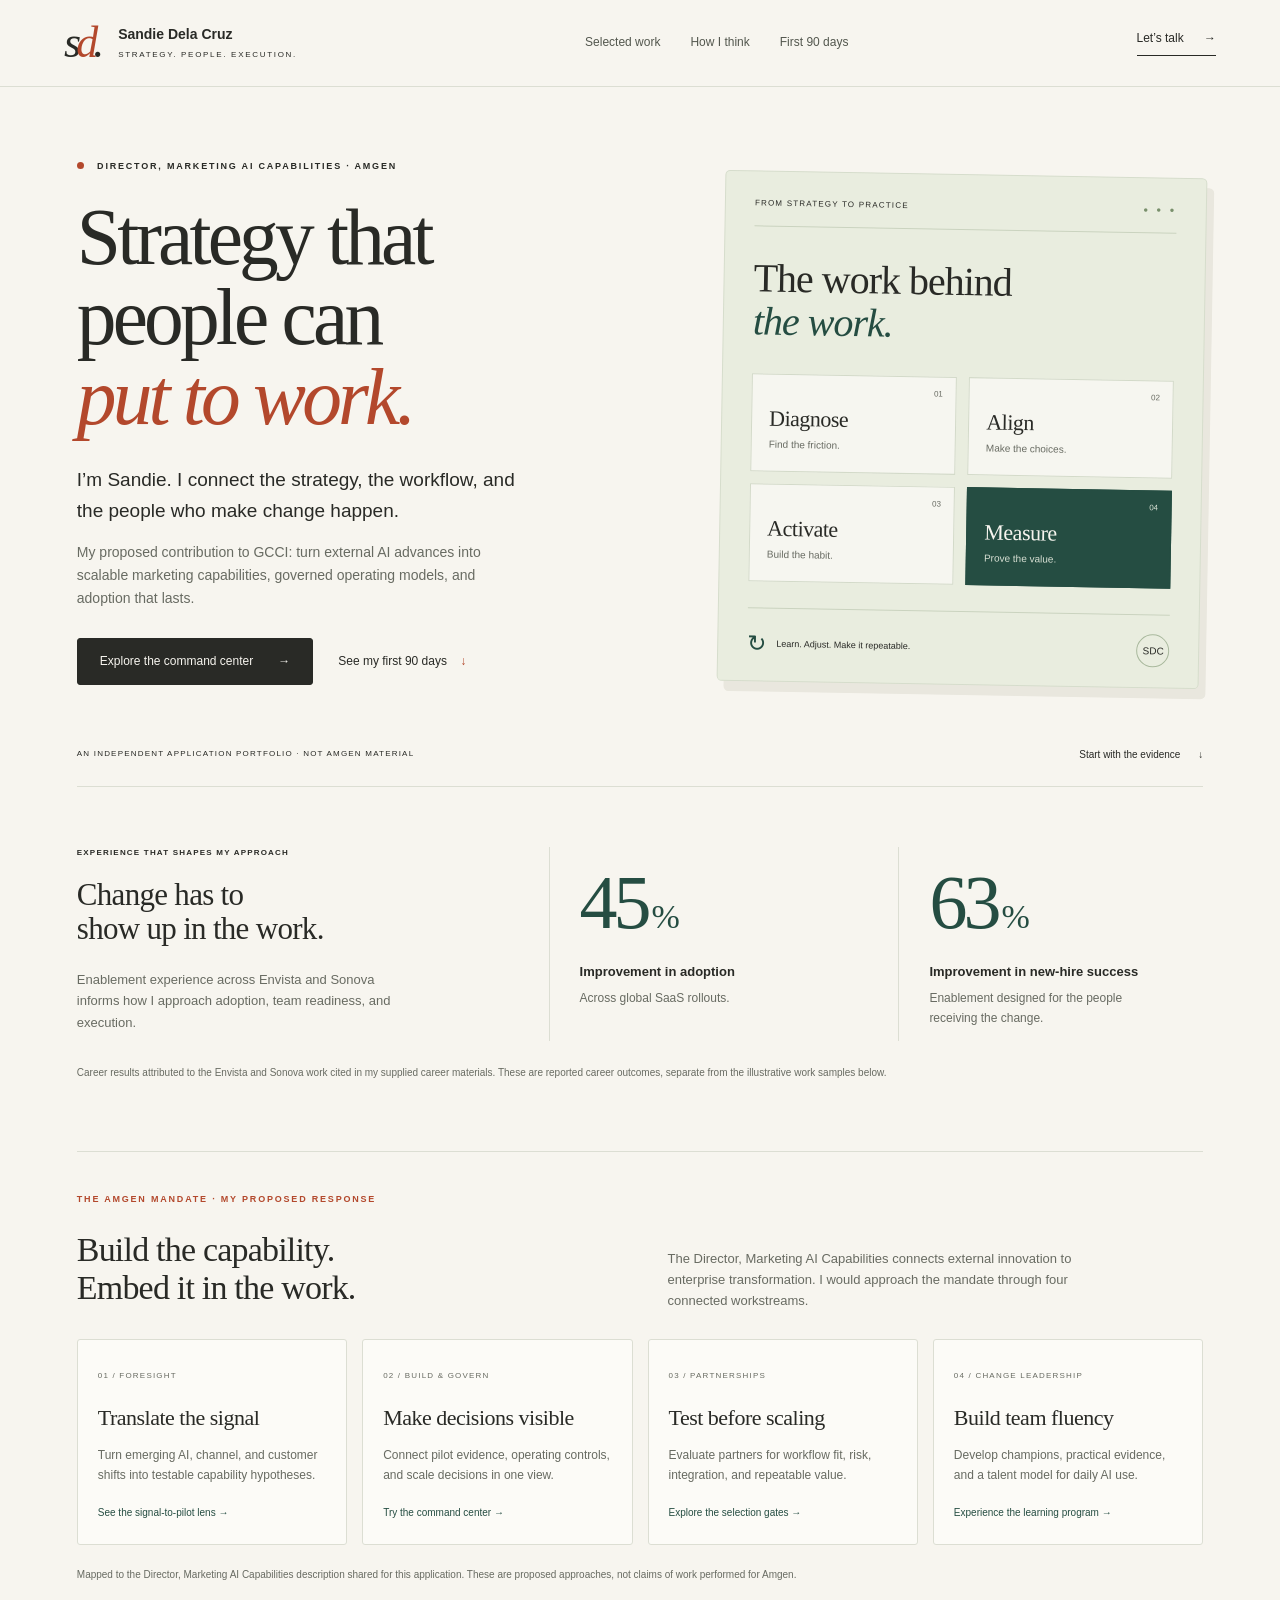
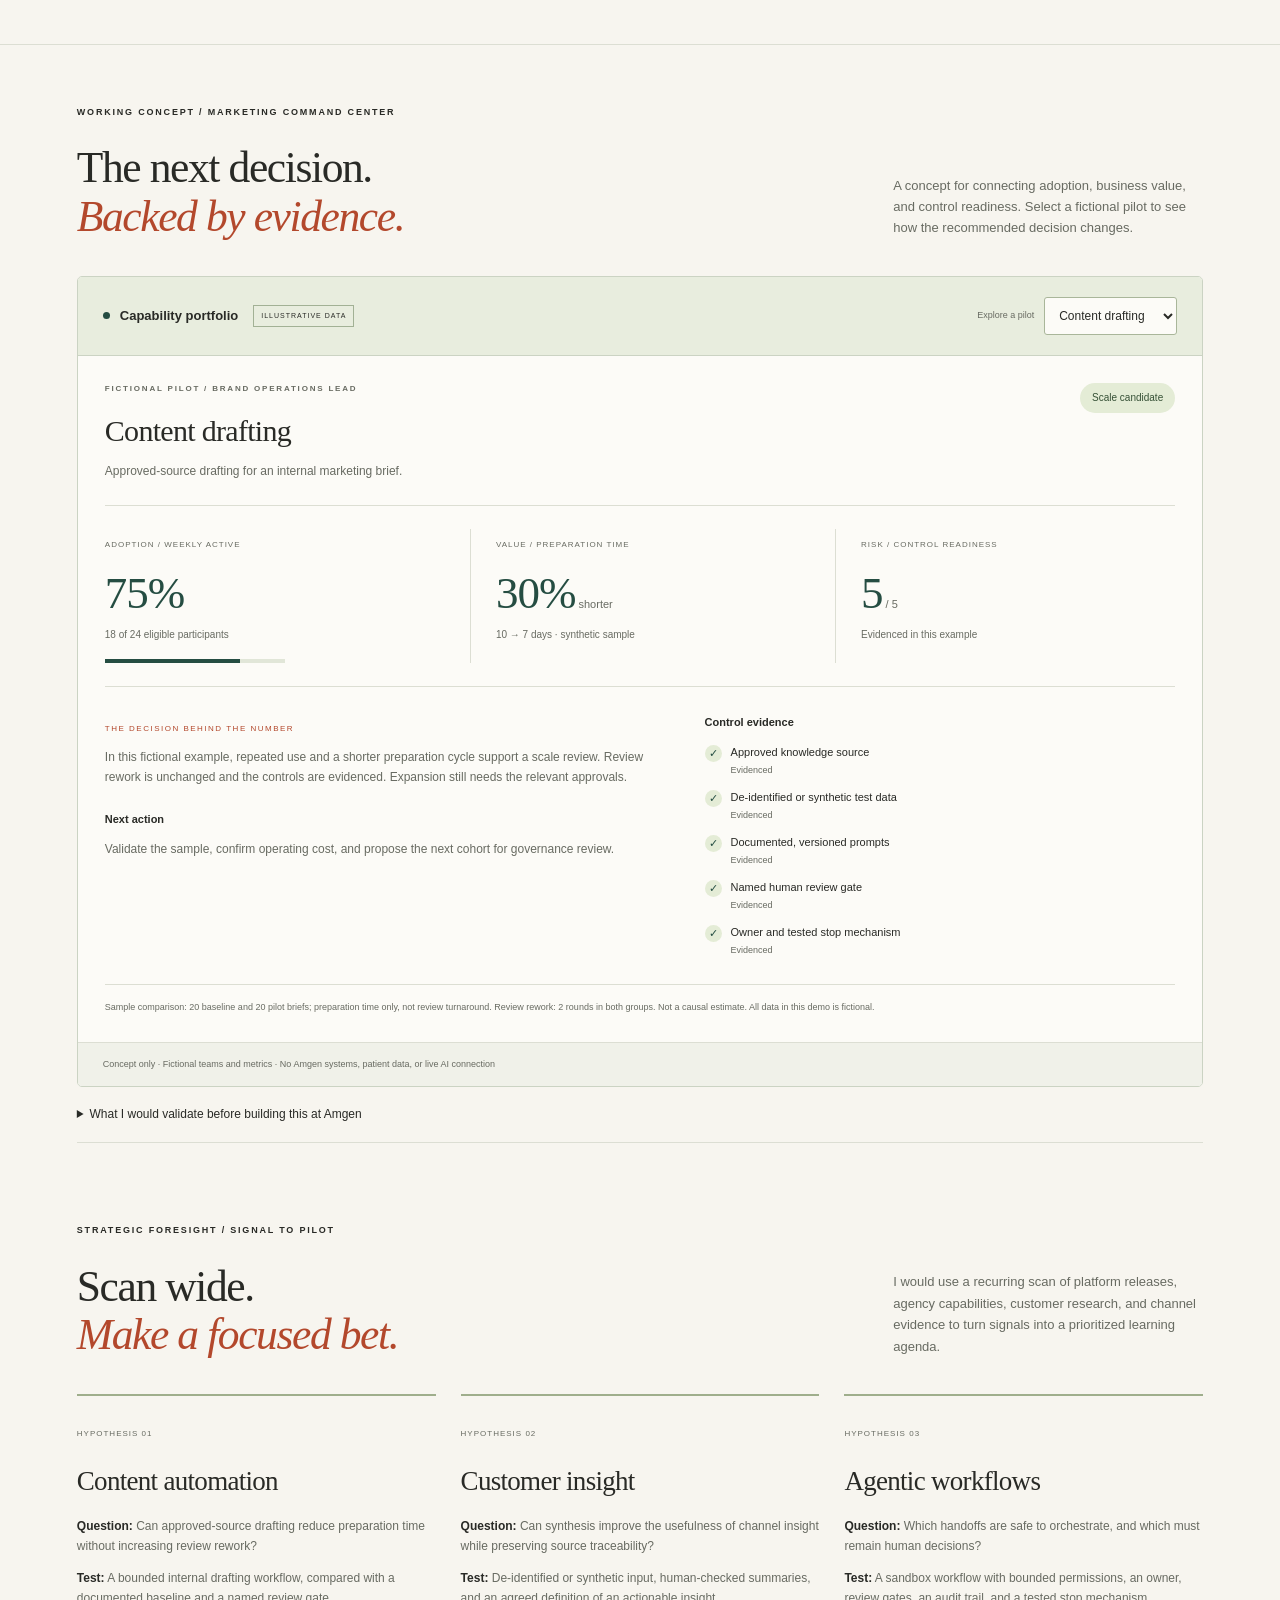
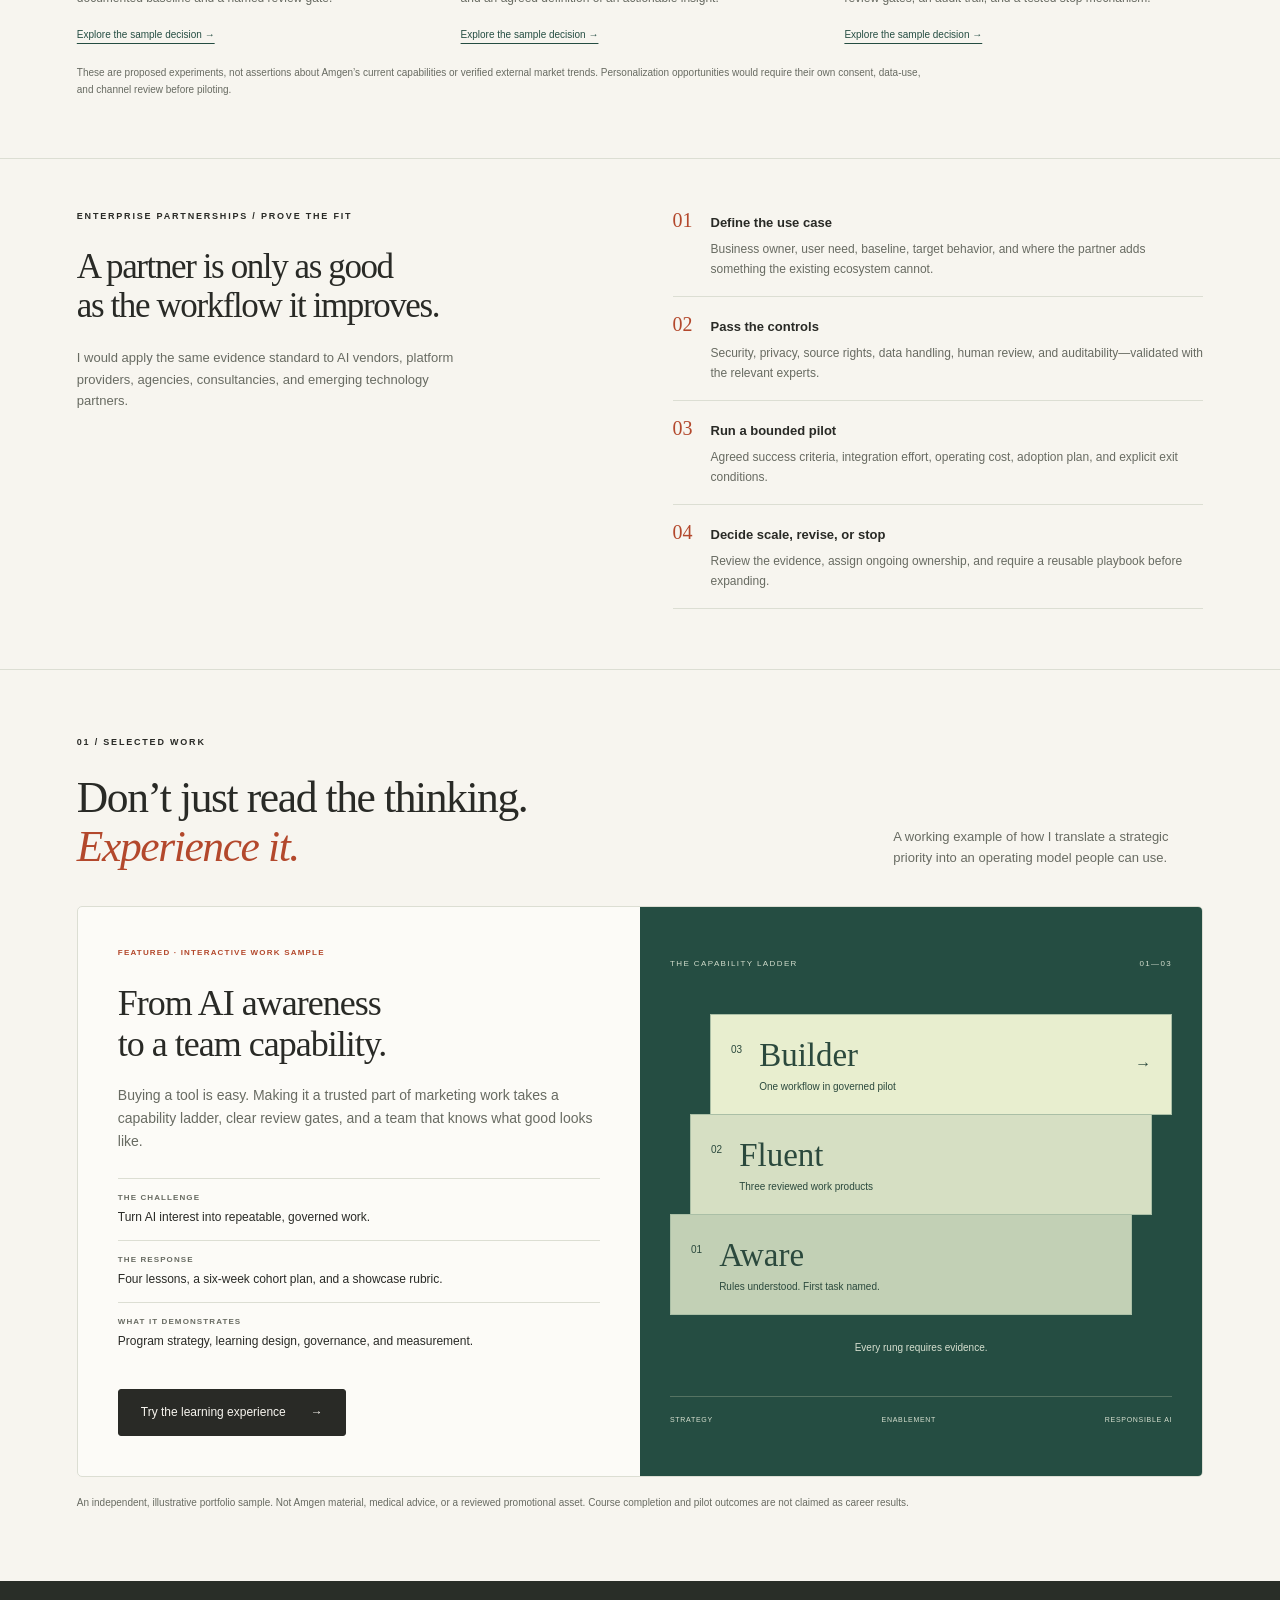
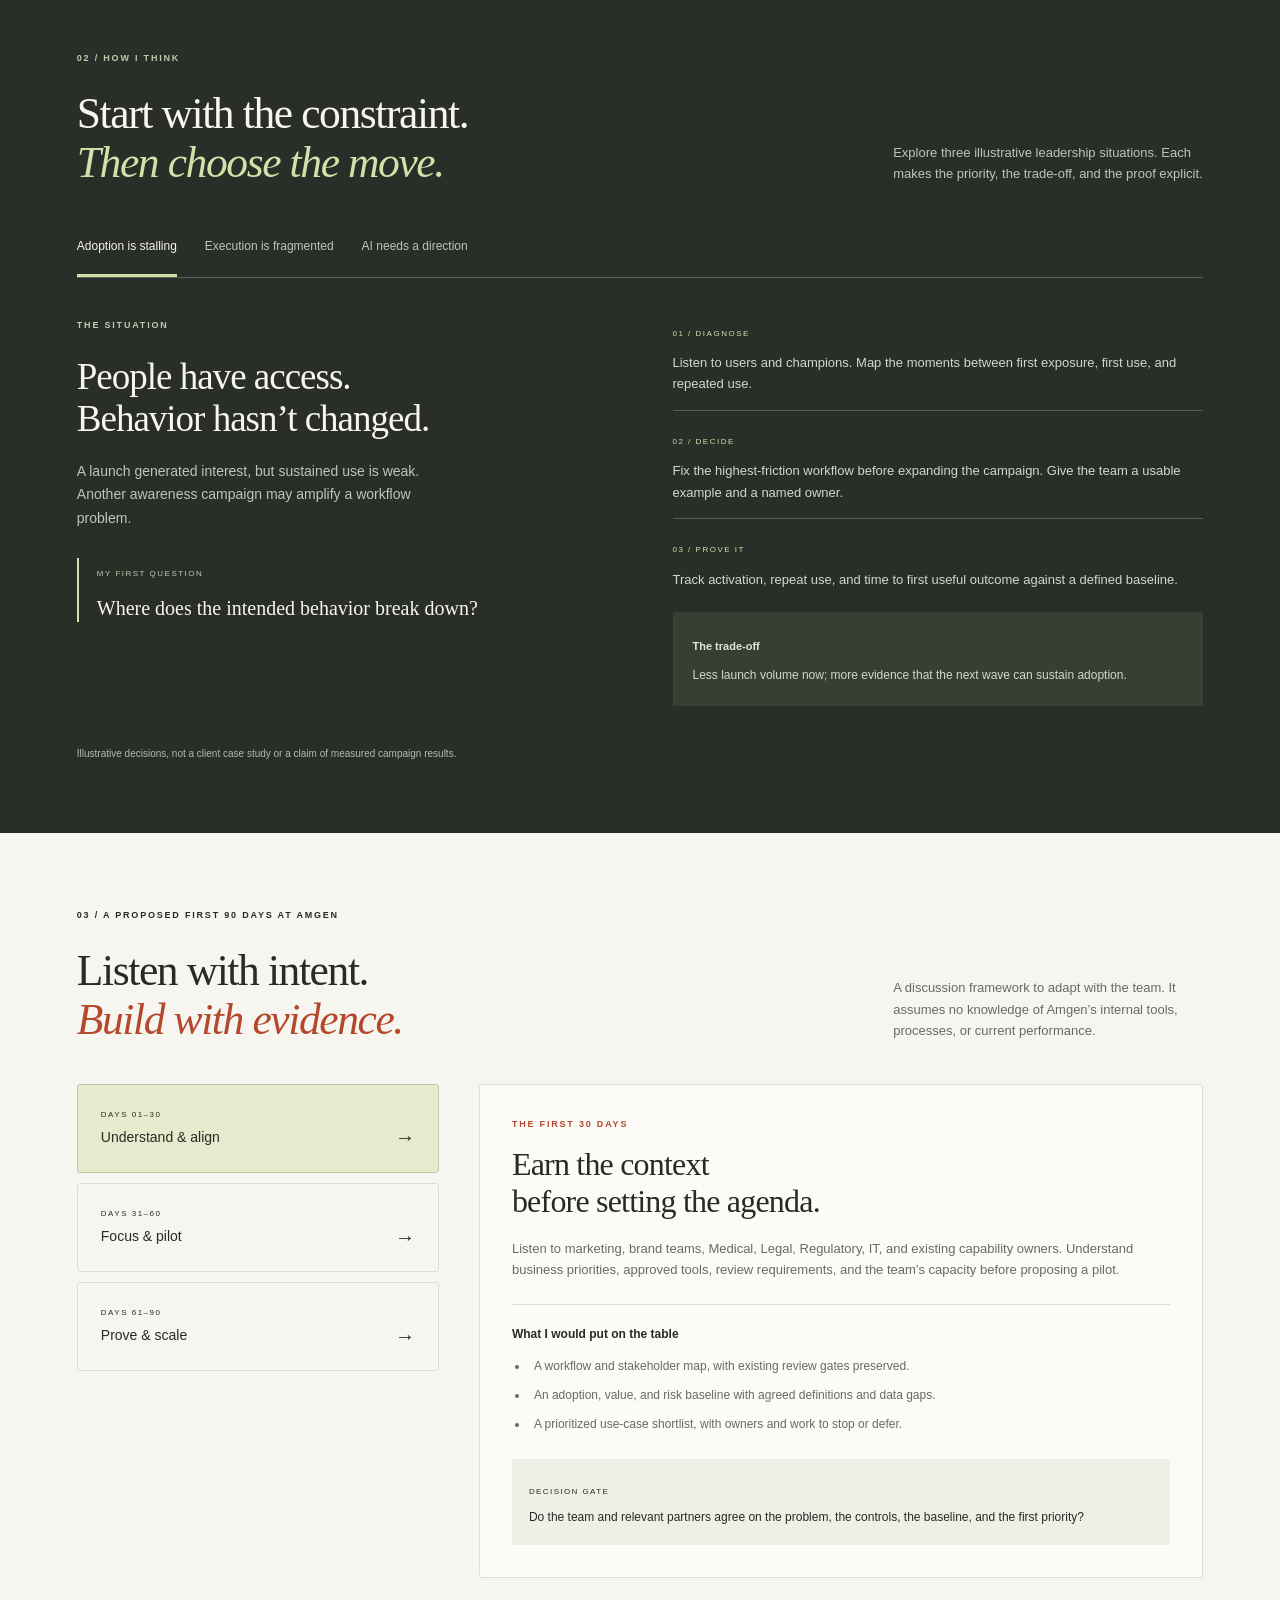
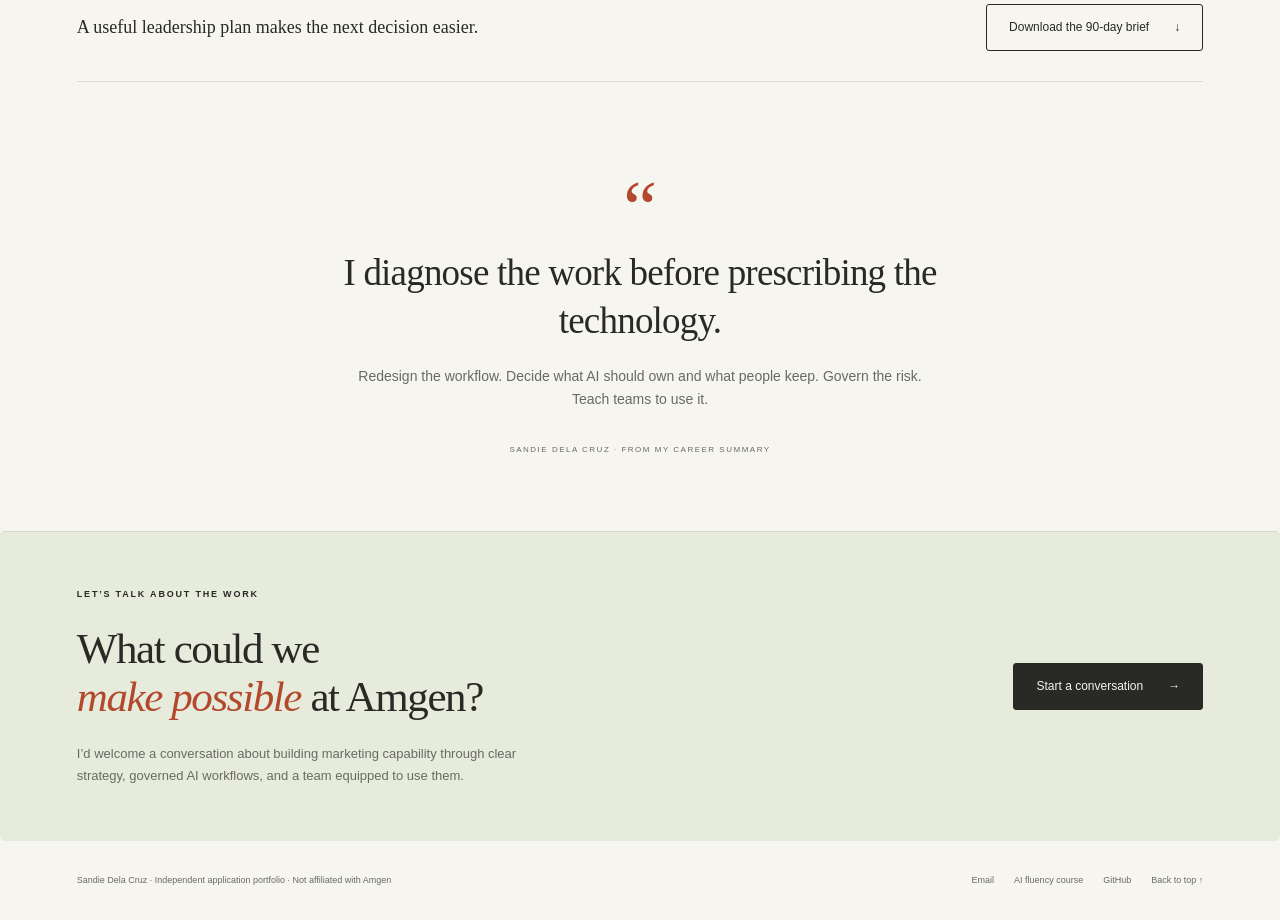
<file: index.html>
<!doctype html>
<html lang="en">
<head>
  <meta charset="utf-8">
  <meta name="viewport" content="width=device-width, initial-scale=1">
  <meta name="theme-color" content="#292a26">
  <meta name="description" content="Sandie Dela Cruz's independent marketing leadership portfolio for Amgen: AI fluency, governed execution, measurable adoption, and a proposed first-90-days plan.">
  <title>Sandie Dela Cruz | Director, Marketing AI Capabilities · Amgen Portfolio</title>
  <link rel="stylesheet" href="portfolio.css">
  <script src="portfolio.js" defer></script>
</head>
<body>
  <a class="skip" href="#main">Skip to content</a>
  <header class="header">
    <a href="#top" class="identity" aria-label="Sandie Dela Cruz, homepage"><span class="monogram" aria-hidden="true">s<span>d</span>.</span><span>Sandie Dela Cruz<small>STRATEGY. PEOPLE. EXECUTION.</small></span></a>
    <nav aria-label="Main navigation"><a href="#work">Selected work</a><a href="#approach">How I think</a><a href="#first-90">First 90 days</a></nav>
    <a class="contact-link" href="mailto:sandiejotrina@gmail.com">Let’s talk <span aria-hidden="true">→</span></a>
  </header>
  <main id="main">
    <section class="hero section-wrap" id="top">
      <div class="hero-copy"><p class="eyebrow"><span class="dot"></span> DIRECTOR, MARKETING AI CAPABILITIES · AMGEN</p><h1>Strategy that<br>people can<br><em>put to work.</em></h1><p class="hero-intro">I’m Sandie. I connect the strategy, the workflow, and the people who make change happen.</p><p class="hero-sub">My proposed contribution to GCCI: turn external AI advances into scalable marketing capabilities, governed operating models, and adoption that lasts.</p><div class="actions"><a class="button primary" href="#command-center">Explore the command center <span aria-hidden="true">→</span></a><a class="quiet-link" href="#first-90">See my first 90 days <span aria-hidden="true">↓</span></a></div></div>
      <div class="strategy-board" aria-label="My operating model: diagnose, align, activate, and measure">
        <div class="board-header"><span>FROM STRATEGY TO PRACTICE</span><span class="board-signal" aria-hidden="true">● ● ●</span></div>
        <div class="board-title">The work behind<br><em>the work.</em></div>
        <div class="board-flow"><div><span>01</span><h2>Diagnose</h2><p>Find the friction.</p></div><div><span>02</span><h2>Align</h2><p>Make the choices.</p></div><div><span>03</span><h2>Activate</h2><p>Build the habit.</p></div><div><span>04</span><h2>Measure</h2><p>Prove the value.</p></div></div>
        <div class="board-footer"><span class="loop-icon" aria-hidden="true">↻</span><p>Learn. Adjust. Make it repeatable.</p><span class="board-stamp">SDC</span></div>
      </div>
      <div class="hero-foot"><span>AN INDEPENDENT APPLICATION PORTFOLIO · NOT AMGEN MATERIAL</span><a href="#evidence">Start with the evidence <span aria-hidden="true">↓</span></a></div>
    </section>

    <section class="evidence section-wrap" id="evidence" aria-labelledby="evidence-title">
      <div class="evidence-intro"><p class="eyebrow">EXPERIENCE THAT SHAPES MY APPROACH</p><h2 id="evidence-title">Change has to<br>show up in the work.</h2><p>Enablement experience across Envista and Sonova informs how I approach adoption, team readiness, and execution.</p></div>
      <div class="result"><strong>45<span>%</span></strong><h3>Improvement in adoption</h3><p>Across global SaaS rollouts.</p></div>
      <div class="result"><strong>63<span>%</span></strong><h3>Improvement in new-hire success</h3><p>Enablement designed for the people receiving the change.</p></div>
      <p class="evidence-note">Career results attributed to the Envista and Sonova work cited in my supplied career materials. These are reported career outcomes, separate from the illustrative work samples below.</p>
    </section>

    <section class="role-fit section-wrap" aria-labelledby="role-fit-title"><div class="fit-heading"><p class="eyebrow">THE AMGEN MANDATE · MY PROPOSED RESPONSE</p><h2 id="role-fit-title">Build the capability.<br>Embed it in the work.</h2><p>The Director, Marketing AI Capabilities connects external innovation to enterprise transformation. I would approach the mandate through four connected workstreams.</p></div><div class="fit-cards"><a href="#foresight"><span>01 / FORESIGHT</span><h3>Translate the signal</h3><p>Turn emerging AI, channel, and customer shifts into testable capability hypotheses.</p><strong>See the signal-to-pilot lens →</strong></a><a href="#command-center"><span>02 / BUILD & GOVERN</span><h3>Make decisions visible</h3><p>Connect pilot evidence, operating controls, and scale decisions in one view.</p><strong>Try the command center →</strong></a><a href="#partners"><span>03 / PARTNERSHIPS</span><h3>Test before scaling</h3><p>Evaluate partners for workflow fit, risk, integration, and repeatable value.</p><strong>Explore the selection gates →</strong></a><a href="ai-fluency/"><span>04 / CHANGE LEADERSHIP</span><h3>Build team fluency</h3><p>Develop champions, practical evidence, and a talent model for daily AI use.</p><strong>Experience the learning program →</strong></a></div><p class="evidence-note">Mapped to the Director, Marketing AI Capabilities description shared for this application. These are proposed approaches, not claims of work performed for Amgen.</p></section>

    <section class="command-section section-wrap" id="command-center" aria-labelledby="command-title"><div class="section-heading"><div><p class="eyebrow">WORKING CONCEPT / MARKETING COMMAND CENTER</p><h2 id="command-title">The next decision.<br><em>Backed by evidence.</em></h2></div><p>A concept for connecting adoption, business value, and control readiness. Select a fictional pilot to see how the recommended decision changes.</p></div>
      <div class="command-demo"><div class="command-top"><div><span class="live-dot" aria-hidden="true"></span><strong>Capability portfolio</strong><span class="demo-badge">ILLUSTRATIVE DATA</span></div><label for="pilot-select">Explore a pilot <select id="pilot-select"><option value="content">Content drafting</option><option value="insight">Insight synthesis</option><option value="agent">Agentic workflow</option></select></label></div>
      <div class="command-body" id="pilot-results" aria-live="polite"><p class="no-js-message">Enable JavaScript to explore the fictional pilot data and decision recommendations.</p></div>
      <div class="command-bottom">Concept only · Fictional teams and metrics · No Amgen systems, patient data, or live AI connection</div></div>
      <details class="concept-details"><summary>What I would validate before building this at Amgen</summary><p>Start with decision owners, existing architecture, data permissions, metric definitions, and integration requirements. Partner with commercial, digital, Medical, technology, and operations teams before defining scope. For Neural Nexis, I would clarify the initiative’s mandate and dependencies, then advise on marketing use cases, review gates, and adoption—not assume its architecture or ownership.</p></details>
    </section>

    <section class="foresight section-wrap" id="foresight" aria-labelledby="foresight-title"><div class="section-heading"><div><p class="eyebrow">STRATEGIC FORESIGHT / SIGNAL TO PILOT</p><h2 id="foresight-title">Scan wide.<br><em>Make a focused bet.</em></h2></div><p>I would use a recurring scan of platform releases, agency capabilities, customer research, and channel evidence to turn signals into a prioritized learning agenda.</p></div><div class="signal-grid"><article><span>HYPOTHESIS 01</span><h3>Content automation</h3><p><strong>Question:</strong> Can approved-source drafting reduce preparation time without increasing review rework?</p><p><strong>Test:</strong> A bounded internal drafting workflow, compared with a documented baseline and a named review gate.</p><a href="#command-center" data-open-pilot="content">Explore the sample decision →</a></article><article><span>HYPOTHESIS 02</span><h3>Customer insight</h3><p><strong>Question:</strong> Can synthesis improve the usefulness of channel insight while preserving source traceability?</p><p><strong>Test:</strong> De-identified or synthetic input, human-checked summaries, and an agreed definition of an actionable insight.</p><a href="#command-center" data-open-pilot="insight">Explore the sample decision →</a></article><article><span>HYPOTHESIS 03</span><h3>Agentic workflows</h3><p><strong>Question:</strong> Which handoffs are safe to orchestrate, and which must remain human decisions?</p><p><strong>Test:</strong> A sandbox workflow with bounded permissions, an owner, review gates, an audit trail, and a tested stop mechanism.</p><a href="#command-center" data-open-pilot="agent">Explore the sample decision →</a></article></div><p class="sample-note">These are proposed experiments, not assertions about Amgen’s current capabilities or verified external market trends. Personalization opportunities would require their own consent, data-use, and channel review before piloting.</p></section>

    <section class="partner-section section-wrap" id="partners" aria-labelledby="partner-title"><div class="partner-intro"><p class="eyebrow">ENTERPRISE PARTNERSHIPS / PROVE THE FIT</p><h2 id="partner-title">A partner is only as good<br>as the workflow it improves.</h2><p>I would apply the same evidence standard to AI vendors, platform providers, agencies, consultancies, and emerging technology partners.</p></div><ol class="partner-gates"><li><strong>Define the use case</strong><p>Business owner, user need, baseline, target behavior, and where the partner adds something the existing ecosystem cannot.</p></li><li><strong>Pass the controls</strong><p>Security, privacy, source rights, data handling, human review, and auditability—validated with the relevant experts.</p></li><li><strong>Run a bounded pilot</strong><p>Agreed success criteria, integration effort, operating cost, adoption plan, and explicit exit conditions.</p></li><li><strong>Decide scale, revise, or stop</strong><p>Review the evidence, assign ongoing ownership, and require a reusable playbook before expanding.</p></li></ol></section>

    <section class="work section-wrap" id="work" aria-labelledby="work-title">
      <div class="section-heading"><div><p class="eyebrow">01 / SELECTED WORK</p><h2 id="work-title">Don’t just read the thinking.<br><em>Experience it.</em></h2></div><p>A working example of how I translate a strategic priority into an operating model people can use.</p></div>
      <article class="featured-work"><div class="work-copy"><p class="eyebrow">FEATURED · INTERACTIVE WORK SAMPLE</p><h3>From AI awareness<br>to a team capability.</h3><p>Buying a tool is easy. Making it a trusted part of marketing work takes a capability ladder, clear review gates, and a team that knows what good looks like.</p><dl class="work-details"><div><dt>THE CHALLENGE</dt><dd>Turn AI interest into repeatable, governed work.</dd></div><div><dt>THE RESPONSE</dt><dd>Four lessons, a six-week cohort plan, and a showcase rubric.</dd></div><div><dt>WHAT IT DEMONSTRATES</dt><dd>Program strategy, learning design, governance, and measurement.</dd></div></dl><a class="button primary" href="ai-fluency/">Try the learning experience <span aria-hidden="true">→</span></a></div><div class="work-visual"><div class="visual-label"><span>THE CAPABILITY LADDER</span><span>01—03</span></div><div class="capability-rung builder"><span>03</span><div>Builder<small>One workflow in governed pilot</small></div><span aria-hidden="true">→</span></div><div class="capability-rung fluent"><span>02</span><div>Fluent<small>Three reviewed work products</small></div></div><div class="capability-rung aware"><span>01</span><div>Aware<small>Rules understood. First task named.</small></div></div><p>Every rung requires evidence.</p><div class="visual-tags"><span>STRATEGY</span><span>ENABLEMENT</span><span>RESPONSIBLE AI</span></div></div></article>
      <p class="sample-note">An independent, illustrative portfolio sample. Not Amgen material, medical advice, or a reviewed promotional asset. Course completion and pilot outcomes are not claimed as career results.</p>
    </section>

    <section class="approach-band" id="approach"><div class="section-wrap"><div class="section-heading"><div><p class="eyebrow">02 / HOW I THINK</p><h2>Start with the constraint.<br><em>Then choose the move.</em></h2></div><p>Explore three illustrative leadership situations. Each makes the priority, the trade-off, and the proof explicit.</p></div>
      <div class="scenario-tabs" role="tablist" aria-label="Marketing leadership situations"><button id="scenario-tab-adoption" role="tab" aria-selected="true" aria-controls="scenario-panel" data-scenario="adoption">Adoption is stalling</button><button id="scenario-tab-alignment" role="tab" aria-selected="false" aria-controls="scenario-panel" tabindex="-1" data-scenario="alignment">Execution is fragmented</button><button id="scenario-tab-ai" role="tab" aria-selected="false" aria-controls="scenario-panel" tabindex="-1" data-scenario="ai">AI needs a direction</button></div>
      <div class="scenario-panel" id="scenario-panel" role="tabpanel" aria-labelledby="scenario-tab-adoption" tabindex="0">
        <div class="scenario-question"><p class="eyebrow">THE SITUATION</p><h3>People have access.<br>Behavior hasn’t changed.</h3><p>A launch generated interest, but sustained use is weak. Another awareness campaign may amplify a workflow problem.</p><div class="decision"><span>MY FIRST QUESTION</span><p>Where does the intended behavior break down?</p></div></div>
        <div class="scenario-response"><div><span class="step-label">01 / DIAGNOSE</span><p>Listen to users and champions. Map the moments between first exposure, first use, and repeated use.</p></div><div><span class="step-label">02 / DECIDE</span><p>Fix the highest-friction workflow before expanding the campaign. Give the team a usable example and a named owner.</p></div><div><span class="step-label">03 / PROVE IT</span><p>Track activation, repeat use, and time to first useful outcome against a defined baseline.</p></div><div class="tradeoff"><strong>The trade-off</strong><p>Less launch volume now; more evidence that the next wave can sustain adoption.</p></div></div>
      </div>
      <p class="demo-note">Illustrative decisions, not a client case study or a claim of measured campaign results.</p>
    </div></section>

    <section class="first-90 section-wrap" id="first-90" aria-labelledby="plan-title"><div class="section-heading"><div><p class="eyebrow">03 / A PROPOSED FIRST 90 DAYS AT AMGEN</p><h2 id="plan-title">Listen with intent.<br><em>Build with evidence.</em></h2></div><p>A discussion framework to adapt with the team. It assumes no knowledge of Amgen’s internal tools, processes, or current performance.</p></div>
      <div class="plan-layout"><div class="phase-tabs" role="tablist" aria-label="First ninety days"><button role="tab" id="phase-tab-0" aria-selected="true" aria-controls="phase-panel" data-phase="0"><span>DAYS 01–30</span><strong>Understand & align</strong><span aria-hidden="true">→</span></button><button role="tab" id="phase-tab-1" aria-selected="false" aria-controls="phase-panel" tabindex="-1" data-phase="1"><span>DAYS 31–60</span><strong>Focus & pilot</strong><span aria-hidden="true">→</span></button><button role="tab" id="phase-tab-2" aria-selected="false" aria-controls="phase-panel" tabindex="-1" data-phase="2"><span>DAYS 61–90</span><strong>Prove & scale</strong><span aria-hidden="true">→</span></button></div>
      <div class="phase-panel" id="phase-panel" role="tabpanel" aria-labelledby="phase-tab-0" tabindex="0"><p class="eyebrow">THE FIRST 30 DAYS</p><h3>Earn the context<br>before setting the agenda.</h3><p>Listen to marketing, brand teams, Medical, Legal, Regulatory, IT, and existing capability owners. Understand business priorities, approved tools, review requirements, and the team’s capacity before proposing a pilot.</p><div class="phase-output"><h4>What I would put on the table</h4><ul><li>A workflow and stakeholder map, with existing review gates preserved.</li><li>An adoption, value, and risk baseline with agreed definitions and data gaps.</li><li>A prioritized use-case shortlist, with owners and work to stop or defer.</li></ul></div><div class="gate"><span>DECISION GATE</span><p>Do the team and relevant partners agree on the problem, the controls, the baseline, and the first priority?</p></div></div></div>
      <div class="plan-download"><p>A useful leadership plan makes the next decision easier.</p><button class="button secondary" id="download-brief" type="button">Download the 90-day brief <span aria-hidden="true">↓</span></button><p class="download-status" id="download-status" role="status"></p></div>
    </section>

    <section class="principle section-wrap"><span class="quote-mark" aria-hidden="true">“</span><blockquote>I diagnose the work before prescribing the technology.</blockquote><p>Redesign the workflow. Decide what AI should own and what people keep. Govern the risk. Teach teams to use it.</p><span class="quote-credit">SANDIE DELA CRUZ · FROM MY CAREER SUMMARY</span></section>
    <section class="contact section-wrap" id="contact"><div><p class="eyebrow">LET’S TALK ABOUT THE WORK</p><h2>What could we<br><em>make possible</em> at Amgen?</h2><p>I’d welcome a conversation about building marketing capability through clear strategy, governed AI workflows, and a team equipped to use them.</p></div><a href="mailto:sandiejotrina@gmail.com" class="button primary">Start a conversation <span aria-hidden="true">→</span></a></section>
  </main>
  <footer class="footer section-wrap"><span>Sandie Dela Cruz · Independent application portfolio · Not affiliated with Amgen</span><div><a href="mailto:sandiejotrina@gmail.com">Email</a><a href="ai-fluency/">AI fluency course</a><a href="https://github.com/sandiejotrina/AI">GitHub</a><a href="#top">Back to top ↑</a></div></footer>
  <noscript><p class="noscript-note">This portfolio works without JavaScript. Interactive scenario and timeline tabs require JavaScript; the first scenario and first 30-day plan are shown above. The full learning experience also requires JavaScript.</p></noscript>
</body>
</html>
</file>
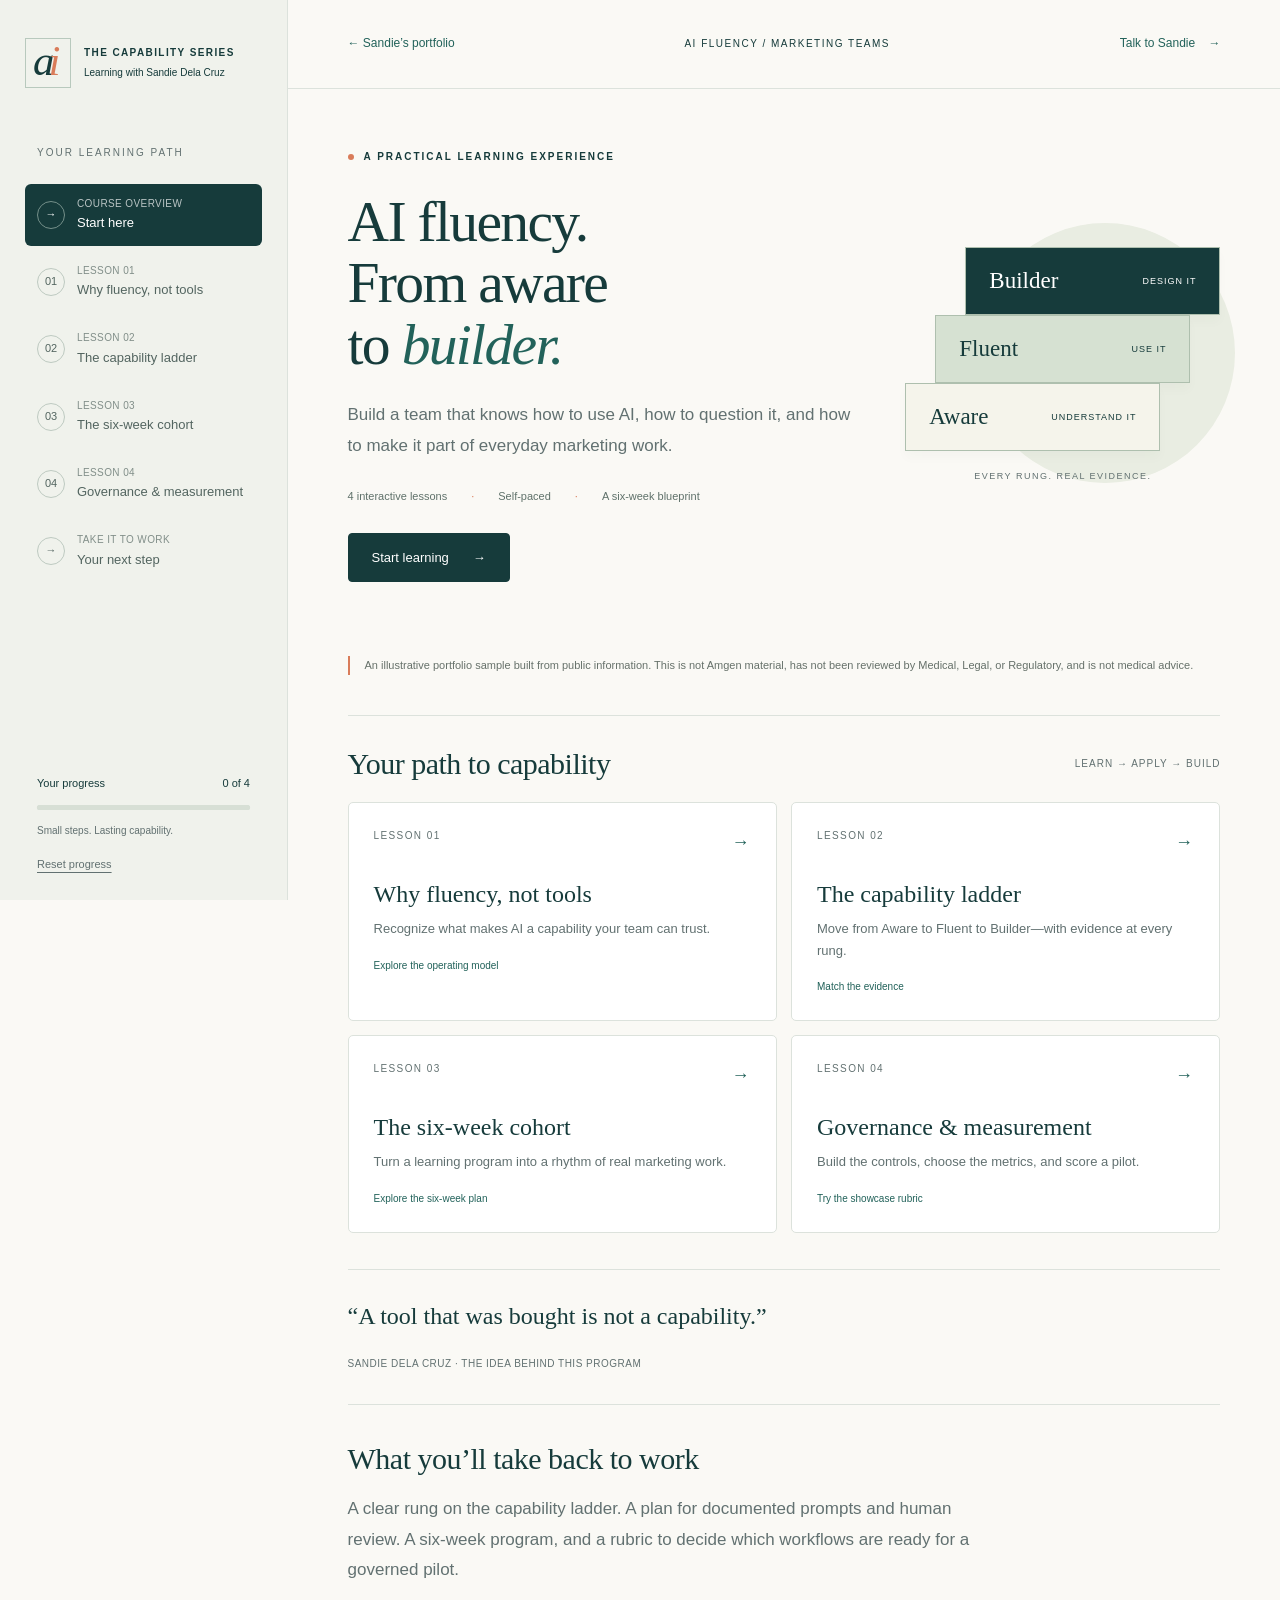
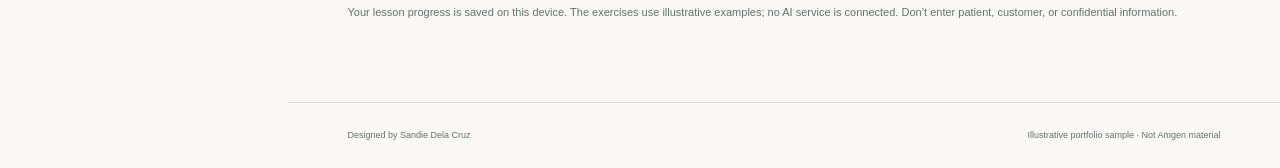
<file: ai-fluency/index.html>
<!doctype html>
<html lang="en">
<head>
  <meta charset="utf-8">
  <meta name="viewport" content="width=device-width, initial-scale=1">
  <meta name="theme-color" content="#153b3b">
  <meta name="description" content="An interactive learning experience for marketing teams: build AI fluency through practical workflows, human review, and measurable outcomes.">
  <title>AI Fluency for Marketing Teams · Sandie Dela Cruz</title>
  <link rel="stylesheet" href="styles.css">
  <script src="course.js" defer></script>
</head>
<body>
  <a class="skip-link" href="#main">Skip to lesson</a>
  <aside class="sidebar" aria-label="Course navigation">
    <a class="brand" href="#overview" aria-label="AI Fluency course overview"><span class="brand-mark" aria-hidden="true">a<span>i</span></span><span>THE CAPABILITY SERIES<small>Learning with Sandie Dela Cruz</small></span></a>
    <div class="course-label">YOUR LEARNING PATH</div>
    <nav id="lesson-nav" aria-label="Lessons"></nav>
    <div class="sidebar-bottom">
      <div class="progress-label"><span>Your progress</span><strong id="progress-count">0 of 4</strong></div>
      <progress id="course-progress" max="4" value="0" aria-label="Lessons completed"></progress>
      <p>Small steps. Lasting capability.</p>
      <button class="text-button" id="reset-progress">Reset progress</button>
    </div>
  </aside>
  <div class="workspace">
    <header class="topbar"><a href="../">← Sandie’s portfolio</a><span>AI FLUENCY / MARKETING TEAMS</span><a href="mailto:sandiejotrina@gmail.com">Talk to Sandie <span aria-hidden="true">→</span></a></header>
    <main id="main" tabindex="-1"></main>
    <footer class="site-footer"><span>Designed by Sandie Dela Cruz</span><span>Illustrative portfolio sample · Not Amgen material</span></footer>
  </div>
  <div id="announcement" class="sr-only" role="status" aria-live="polite"></div>
  <dialog id="reset-dialog" aria-labelledby="reset-title"><h2 id="reset-title">Start fresh?</h2><p>This removes this course’s progress, answers, and action plan from this browser.</p><div class="button-row"><button class="button secondary" id="cancel-reset">Keep learning</button><button class="button" id="confirm-reset">Reset course</button></div></dialog>
</body>
</html>
</file>
<file: portfolio.css>
:root{--paper:#f7f5ef;--ink:#292a26;--muted:#686b62;--line:#dcded3;--orange:#b3482c;--lime:#e5ebcc;--green:#254d42;--serif:Georgia,'Times New Roman',serif;--sans:'Segoe UI',Arial,sans-serif}*{box-sizing:border-box}html{scroll-behavior:smooth;scroll-padding-top:110px}body{margin:0;font:16px/1.65 var(--sans);background:var(--paper);color:var(--ink)}a{color:inherit;text-underline-offset:5px}button{font:inherit;cursor:pointer}button,a{touch-action:manipulation}a:focus-visible,button:focus-visible,[tabindex="0"]:focus-visible{outline:3px solid var(--orange);outline-offset:5px}button:hover,a:hover{transition:background .15s,color .15s}h1,h2,h3,h4,p{margin-top:0}h1,h2,h3{font-family:var(--serif);font-weight:400}h2{font-size:clamp(32px,3.4vw,48px);line-height:1.12;letter-spacing:-1.4px;margin-bottom:22px}em{font-weight:400;color:var(--orange)}.section-wrap{max-width:1360px;padding-left:6%;padding-right:6%;margin:auto}.header{display:flex;align-items:center;justify-content:space-between;gap:24px;padding:23px 5%;border-bottom:1px solid var(--line);background:var(--paper);position:sticky;top:0;z-index:10}.identity{display:flex;gap:14px;align-items:center;font-size:14px;text-decoration:none;font-weight:600;line-height:1.3}.identity small{font-size:8px;letter-spacing:1.7px;display:block;font-weight:400;margin-top:7px}.monogram{font:italic 44px/.9 var(--serif);letter-spacing:-5px;padding-right:5px}.monogram span{color:var(--orange)}.header nav{display:flex;gap:30px}.header nav a{font-size:12px;text-decoration:none;color:#53574e}.header nav a:hover{color:var(--orange)}.contact-link{font-size:12px;text-decoration:none;border-bottom:1px solid var(--ink);padding-bottom:6px}.contact-link span{margin-left:17px}.skip{position:fixed;top:-100px;left:20px;z-index:30;padding:12px;background:white}.skip:focus{top:10px}.eyebrow{font-size:9px;letter-spacing:1.8px;font-weight:600;line-height:1.6;margin-bottom:24px}.dot{display:inline-block;width:7px;height:7px;background:var(--orange);border-radius:50%;margin-right:9px}.hero{padding-top:72px;display:grid;grid-template-columns:1.2fr 1fr;gap:0 65px}.hero h1{font-size:clamp(58px,6.2vw,88px);line-height:1.01;letter-spacing:-3.8px;margin:0 0 28px}.hero-intro{max-width:440px;font-size:19px;line-height:1.6;margin-bottom:15px}.hero-sub{max-width:420px;font-size:14px;color:var(--muted);margin-bottom:28px}.actions{display:flex;gap:25px;align-items:center;flex-wrap:wrap}.button{display:inline-flex;align-items:center;justify-content:center;gap:25px;border:1px solid var(--ink);padding:14px 22px;border-radius:3px;text-decoration:none;font-size:12px;line-height:1.4;font-weight:500}.button.primary{background:var(--ink);color:var(--paper)}.button.primary:hover{background:var(--green)}.button.secondary{background:transparent;color:var(--ink)}.button.secondary:hover{background:var(--lime)}.quiet-link{font-size:12px;text-decoration:none}.quiet-link span{margin-left:10px;color:var(--orange)}.strategy-board{background:#e9eddf;border:1px solid #d6ddcc;border-radius:5px;margin-top:14px;align-self:center;padding:25px 29px 0;transform:rotate(1deg);box-shadow:7px 10px 0 #e9e7de}.board-header{display:flex;justify-content:space-between;font-size:8px;letter-spacing:1.2px;border-bottom:1px solid #cad3bf;padding-bottom:16px}.board-signal{color:#79906c;letter-spacing:3px}.board-title{font:40px/1.08 var(--serif);letter-spacing:-1px;margin:30px 0}.board-title em{color:var(--green)}.board-flow{display:grid;grid-template-columns:1fr 1fr;gap:12px;margin-bottom:26px}.board-flow>div{position:relative;background:#f6f6f0;border:1px solid #d3dac9;padding:17px}.board-flow>div>span{font-size:8px;color:var(--muted);position:absolute;right:13px;top:10px}.board-flow h2{font-size:22px;letter-spacing:-.5px;margin:15px 0 6px}.board-flow p{font-size:10px;color:var(--muted);margin:0}.board-flow>div:last-child{background:var(--green);color:var(--paper);border-color:var(--green)}.board-flow>div:last-child p,.board-flow>div:last-child>span{color:#d8e0d4}.board-footer{display:flex;align-items:center;gap:10px;border-top:1px solid #cad3bf;padding:17px 0}.board-footer p{font-size:9px;margin:0}.loop-icon{font-size:23px;color:var(--green)}.board-stamp{margin-left:auto;font-size:10px;border:1px solid #a9b99d;border-radius:50%;width:33px;height:33px;display:grid;place-items:center}.hero-foot{grid-column:1/-1;display:flex;justify-content:space-between;gap:20px;font-size:8px;letter-spacing:1.2px;border-bottom:1px solid var(--line);padding:48px 0 22px;margin-top:14px}.hero-foot a{font-size:10px;letter-spacing:0;text-decoration:none}.hero-foot a span{margin-left:15px}.evidence{display:grid;grid-template-columns:1.4fr 1fr 1fr;gap:20px 45px;padding-top:60px;padding-bottom:55px}.evidence h2{font-size:31px;letter-spacing:-.7px}.evidence-intro .eyebrow{font-size:8px;letter-spacing:1.2px;margin-bottom:18px}.evidence-intro p:not(.eyebrow){font-size:13px;color:var(--muted);max-width:330px;margin-bottom:0}.result{border-left:1px solid var(--line);padding-left:30px;padding-top:4px}.result strong{display:block;font:76px/1.2 var(--serif);letter-spacing:-4px;color:var(--green);margin:6px 0 15px}.result strong span{font-size:34px;margin-left:4px;letter-spacing:-1px}.result h3{font:600 13px/1.4 var(--sans);margin-bottom:8px}.result p{font-size:12px;color:var(--muted);max-width:220px}.evidence-note{grid-column:1/-1;font-size:10px;color:var(--muted);margin:0;padding-top:4px;max-width:880px}.work{padding-top:65px;padding-bottom:70px;border-top:1px solid var(--line)}.section-heading{display:flex;gap:55px;justify-content:space-between;align-items:end;margin-bottom:35px}.section-heading h2{margin-bottom:0}.section-heading>p{max-width:310px;font-size:13px;color:var(--muted);margin:0 0 2px}.featured-work{display:grid;grid-template-columns:1fr 1fr;border:1px solid var(--line);border-radius:5px;overflow:hidden;background:#fcfbf7}.work-copy{padding:40px}.work-copy .eyebrow{font-size:8px;letter-spacing:1.2px;color:var(--orange)}.work-copy h3{font-size:36px;line-height:1.12;letter-spacing:-1px;margin-bottom:20px}.work-copy>p:not(.eyebrow){font-size:14px;color:var(--muted)}.work-details{margin:25px 0}.work-details>div{padding:12px 0;border-top:1px solid var(--line)}.work-details dt{font-size:8px;font-weight:600;letter-spacing:1.1px;color:var(--muted);margin-bottom:4px}.work-details dd{font-size:12px;margin:0}.work-visual{padding:42px 30px;background:var(--green);color:#f3f5e9;display:flex;justify-content:center;flex-direction:column}.visual-label{display:flex;justify-content:space-between;font-size:8px;letter-spacing:1.4px;margin-bottom:45px;color:#d0dbcb}.capability-rung{display:flex;align-items:center;gap:17px;border:1px solid #aabfa6;padding:22px 20px;margin-top:-1px;background:#e8eecf;color:#2b493d}.capability-rung>span:first-child{font-size:10px;align-self:start;padding-top:5px}.capability-rung>div{font:33px var(--serif)}.capability-rung small{font:10px var(--sans);display:block;margin-top:7px}.capability-rung>span:last-child:not(:first-child){margin-left:auto}.builder{margin-left:40px}.fluent{margin-left:20px;margin-right:20px;background:#d6dfc3}.aware{margin-right:40px;background:#c2d0b5}.work-visual>p{font-size:10px;text-align:center;margin:25px 0 40px;color:#d7e0d0}.visual-tags{display:flex;justify-content:space-between;gap:10px;border-top:1px solid #557362;padding-top:17px;font-size:7px;letter-spacing:.7px;color:#d7e0d0}.sample-note{font-size:10px;color:var(--muted);max-width:860px;line-height:1.7;margin-top:17px;margin-bottom:0}.approach-band{background:#292e28;color:#f7f5ec;padding:70px 0}.approach-band em{color:#d5dfa9}.approach-band .eyebrow{color:#c0caab}.approach-band .section-heading>p{color:#c0c5b9}.scenario-tabs{display:flex;border-bottom:1px solid #5a6253;margin-top:36px;gap:28px}.scenario-tabs button{background:transparent;border:0;border-bottom:3px solid transparent;color:#c0c5b9;font-size:12px;padding:14px 0 17px}.scenario-tabs button[aria-selected=true]{border-bottom-color:#d5dfa9;color:#f7f5ec}.scenario-panel{display:grid;grid-template-columns:1fr 1fr;gap:65px;padding:40px 0 10px}.scenario-question h3{font-size:37px;line-height:1.14;letter-spacing:-1px;margin-bottom:20px}.scenario-question>p:not(.eyebrow){color:#c0c5b9;font-size:14px;max-width:390px}.decision{border-left:2px solid #d5dfa9;padding-left:18px;margin-top:28px}.decision>span{font-size:8px;letter-spacing:1.5px;color:#c0caab}.decision p{font:20px/1.4 var(--serif);margin:10px 0}.scenario-response>div{border-top:1px solid #555e4f;padding:15px 0}.scenario-response>div:first-child{border-top:0;padding-top:0}.step-label{font-size:8px;letter-spacing:1.5px;color:#d5dfa9}.scenario-response p{font-size:13px;color:#d3d7cb;margin:8px 0 0}.scenario-response .tradeoff{margin-top:7px;background:#363f31;border:0;padding:20px}.tradeoff strong{font-size:11px;color:#e2e7d5}.tradeoff p{font-size:12px}.demo-note{font-size:10px;color:#b3bca9;margin:30px 0 0}.first-90{padding-top:75px;padding-bottom:65px}.plan-layout{display:grid;grid-template-columns:1fr 2fr;gap:40px;margin-top:40px}.phase-tabs{display:flex;flex-direction:column;gap:10px}.phase-tabs button{display:grid;grid-template-columns:1fr auto;gap:5px;padding:23px;text-align:left;background:transparent;border:1px solid var(--line);border-radius:3px;color:var(--ink)}.phase-tabs button>span:first-child{font-size:8px;letter-spacing:1.5px;grid-column:1/-1}.phase-tabs strong{font-size:14px;font-weight:500}.phase-tabs button>span:last-child{align-self:center;font-size:20px;line-height:1}.phase-tabs button[aria-selected=true]{background:var(--lime);border-color:#bfcaa7}.phase-panel{border:1px solid var(--line);background:#fcfbf7;border-radius:3px;padding:32px}.phase-panel .eyebrow{color:var(--orange);margin-bottom:15px}.phase-panel h3{font-size:32px;line-height:1.15;letter-spacing:-.8px;margin-bottom:18px}.phase-panel>p:not(.eyebrow){font-size:13px;color:var(--muted)}.phase-output{border-top:1px solid var(--line);padding-top:20px;margin-top:24px}.phase-output h4{font-size:12px;margin-bottom:12px}.phase-output ul{padding-left:17px;margin:0}.phase-output li{font-size:12px;padding-left:5px;color:var(--muted);margin:9px 0}.gate{background:#eeefe5;padding:17px;margin-top:24px}.gate>span{font-size:8px;letter-spacing:1.4px}.gate p{font-size:12px;margin:6px 0 0}.plan-download{display:flex;align-items:center;justify-content:space-between;gap:20px;flex-wrap:wrap;border-bottom:1px solid var(--line);padding:26px 0 30px}.plan-download>p:first-child{font:18px var(--serif);margin:0}.download-status{width:100%;font-size:11px;color:var(--green);margin:0}.download-status:empty{display:none}.principle{text-align:center;padding-top:30px;padding-bottom:70px}.quote-mark{font:76px/.8 var(--serif);color:var(--orange)}.principle blockquote{font:37px/1.3 var(--serif);letter-spacing:-.8px;max-width:760px;margin:8px auto 20px}.principle p{max-width:570px;color:var(--muted);font-size:14px;margin:0 auto 23px}.quote-credit{font-size:8px;letter-spacing:1.5px;color:var(--muted)}.contact{background:#e7ebdc;border-top:1px solid #d4dcc6;padding-top:55px;padding-bottom:55px;display:flex;justify-content:space-between;gap:40px;align-items:center;border-radius:5px}.contact h2{font-size:43px}.contact p:not(.eyebrow){font-size:13px;max-width:485px;color:var(--muted);margin-bottom:0}.contact .button{flex-shrink:0}.footer{display:flex;align-items:center;justify-content:space-between;gap:20px;padding-top:32px;padding-bottom:32px;font-size:9px;color:var(--muted)}.footer>div{display:flex;gap:20px}.footer a{text-decoration:none}.noscript-note{padding:25px;font-size:12px}body:has(.header) :is(h2,h3){text-wrap:balance}
@media(min-width:1500px){.hero{padding-top:90px}.header{padding-left:max(5%,calc((100vw - 1200px)/2));padding-right:max(5%,calc((100vw - 1200px)/2))}}
@media(max-width:1050px){.hero{gap:0 35px}.hero h1{font-size:65px}.hero-intro{font-size:17px}.strategy-board{padding:20px 20px 0}.board-title{font-size:35px}.board-flow>div{padding:13px}.board-flow h2{font-size:20px}.board-flow p{font-size:9px}.hero .actions{gap:20px}.header nav{gap:20px}.result{padding-left:20px}.result strong{font-size:63px}.evidence{gap:20px 25px}.section-heading{gap:35px}.work-copy{padding:30px}.work-visual{padding:35px 20px}.work-copy h3{font-size:32px}.scenario-panel{gap:40px}.scenario-question h3{font-size:33px}.plan-layout{gap:24px}.phase-tabs button{padding:20px}.contact h2{font-size:36px}.visual-tags{font-size:6px;letter-spacing:0}}
@media(max-width:760px){html{scroll-padding-top:110px}.header{padding:17px 6%;flex-wrap:wrap;gap:14px}.identity{font-size:12px}.identity small{font-size:7px}.monogram{font-size:36px}.header nav{order:3;width:100%;justify-content:space-between;gap:15px;border-top:1px solid var(--line);padding-top:12px}.header nav a{font-size:10px}.contact-link{font-size:11px}.hero{grid-template-columns:1fr;padding-top:40px}.hero h1{font-size:clamp(53px,12vw,77px);letter-spacing:-2.8px}.hero-intro{font-size:18px;max-width:500px}.hero-sub{font-size:14px;max-width:450px}.hero .eyebrow{font-size:8px;letter-spacing:1.3px}.strategy-board{margin-top:45px;padding:22px 25px 0;max-width:490px;transform:rotate(.5deg)}.board-title{font-size:38px}.board-flow h2{font-size:23px}.board-flow p{font-size:11px}.board-flow>div{padding:18px}.board-header{font-size:8px}.board-footer p{font-size:10px}.hero-foot{padding-top:30px;flex-direction:column;gap:10px;font-size:7px}.evidence{grid-template-columns:1fr 1fr;padding-top:40px;padding-bottom:40px;gap:25px 20px}.evidence-intro{grid-column:1/-1}.evidence-intro p:not(.eyebrow){max-width:510px}.evidence h2{font-size:33px}.result{padding-left:15px}.result strong{font-size:65px}.result strong span{font-size:28px}.result h3{font-size:12px}.result p{font-size:11px}.evidence-note{font-size:9px}.work{padding-top:45px;padding-bottom:45px}.section-heading{display:block;margin-bottom:28px}.section-heading h2{font-size:35px;letter-spacing:-1px}.section-heading>p{margin-top:20px;max-width:490px;font-size:13px}.featured-work{grid-template-columns:1fr}.work-copy{padding:27px}.work-copy h3{font-size:34px}.work-copy>p:not(.eyebrow){font-size:13px}.work-visual{padding:30px 25px}.visual-label{margin-bottom:30px}.capability-rung>div{font-size:30px}.work-visual>p{margin:25px 0}.visual-tags{font-size:7px;letter-spacing:.5px}.sample-note{font-size:9px}.approach-band{padding:45px 0}.scenario-tabs{gap:13px;justify-content:space-between}.scenario-tabs button{font-size:10px;max-width:110px;line-height:1.5;padding-bottom:12px;text-align:left}.scenario-panel{grid-template-columns:1fr;gap:27px;padding-top:28px}.scenario-question h3{font-size:32px}.scenario-question>p:not(.eyebrow){max-width:500px;font-size:13px}.decision{margin-top:22px}.decision p{font-size:20px}.scenario-response>div:first-child{border-top:1px solid #555e4f;padding-top:15px}.demo-note{font-size:9px}.first-90{padding-top:45px;padding-bottom:35px}.plan-layout{grid-template-columns:1fr;gap:15px;margin-top:25px}.phase-tabs{flex-direction:row;gap:7px}.phase-tabs button{display:flex;flex-direction:column;flex:1;padding:14px 10px;gap:7px}.phase-tabs button>span:first-child{font-size:7px;letter-spacing:.7px}.phase-tabs strong{font-size:11px;line-height:1.5}.phase-tabs button>span:last-child{display:none}.phase-panel{padding:25px}.phase-panel h3{font-size:30px}.phase-panel .eyebrow{font-size:8px}.plan-download{justify-content:start;gap:18px}.plan-download>p:first-child{font-size:17px}.principle{padding-top:20px;padding-bottom:40px}.principle blockquote{font-size:30px}.principle p{font-size:13px}.contact{border-radius:0;padding-top:40px;padding-bottom:40px;flex-direction:column;align-items:start;gap:25px}.contact h2{font-size:35px}.footer{flex-direction:column;align-items:start;gap:15px;padding-top:25px;padding-bottom:25px;font-size:9px}.footer>div{flex-wrap:wrap;gap:20px}}
@media(prefers-reduced-motion:reduce){html{scroll-behavior:auto}*{transition:none!important}}
@media print{.header,.footer,.actions,.button,.scenario-tabs,.phase-tabs{display:none}body{color:#111;background:#fff}.hero,.evidence,.featured-work,.scenario-panel,.plan-layout{display:block}.strategy-board{display:none}.section-wrap{padding:20px}.approach-band{background:#fff;color:#111}.approach-band p,.approach-band .eyebrow,.scenario-response p{color:#333}.work-visual{display:none}.phase-panel,.result,.scenario-panel{break-inside:avoid}.hero h1{font-size:48px}}
.role-fit{padding-top:15px;padding-bottom:60px}.fit-heading{display:grid;grid-template-columns:1fr 1fr;gap:0 55px;border-top:1px solid var(--line);padding-top:40px}.fit-heading .eyebrow{grid-column:1/-1;color:var(--orange)}.fit-heading h2{font-size:34px;letter-spacing:-.8px}.fit-heading>p:not(.eyebrow){font-size:13px;color:var(--muted);margin:0;max-width:450px;align-self:center}.fit-cards{display:grid;grid-template-columns:repeat(3,1fr);gap:15px;margin:10px 0 18px}.fit-cards>a{display:block;text-decoration:none;padding:23px;border:1px solid var(--line);border-radius:3px;background:#fcfbf7}.fit-cards>a:hover{border-color:#a1b19a;background:#eff1e5}.fit-cards>a>span{font-size:8px;letter-spacing:1.2px;color:var(--muted)}.fit-cards h3{font-size:24px;letter-spacing:-.5px;margin:14px 0 10px}.fit-cards p{font-size:12px;color:var(--muted)}.fit-cards strong{font-size:10px;font-weight:500;color:var(--green)}
@media(max-width:760px){.fit-heading{grid-template-columns:1fr;gap:0;padding-top:30px}.fit-heading h2{font-size:32px}.fit-heading>p:not(.eyebrow){margin-bottom:15px}.fit-cards{grid-template-columns:1fr;gap:10px}.fit-cards>a{padding:20px}.fit-cards h3{margin-top:8px}.role-fit{padding-bottom:40px}}
.fit-cards{grid-template-columns:repeat(4,1fr)}.fit-cards>a{padding:20px}.fit-cards h3{font-size:22px}.command-section{padding-top:60px;padding-bottom:60px;border-top:1px solid var(--line)}.command-demo{border:1px solid #cbd3c3;border-radius:5px;background:#fcfbf7;overflow:hidden}.command-top{padding:20px 25px;background:#e8edde;border-bottom:1px solid #cbd3c3;display:flex;gap:20px;justify-content:space-between;align-items:center}.command-top>div{display:flex;align-items:center;gap:10px;flex-wrap:wrap}.command-top strong{font-size:13px;font-weight:600}.live-dot{width:7px;height:7px;background:var(--green);border-radius:50%}.demo-badge{font-size:7px;letter-spacing:1px;border:1px solid #a2b195;padding:4px 7px;margin-left:5px}.command-top label{font-size:9px;color:var(--muted);display:flex;align-items:center;gap:10px}.command-top select{font:12px var(--sans);color:var(--ink);border:1px solid #a9b69a;padding:10px;background:#fcfbf7;border-radius:3px}.command-top select:focus-visible{outline:3px solid var(--orange);outline-offset:3px}.command-body{padding:27px}.pilot-heading{display:flex;align-items:start;justify-content:space-between;gap:25px}.pilot-heading .eyebrow{font-size:8px;margin-bottom:10px;color:var(--muted)}.pilot-heading h3{font-size:30px;margin-bottom:7px;letter-spacing:-.7px}.pilot-heading p:not(.eyebrow){font-size:12px;color:var(--muted);margin-bottom:23px}.pilot-status{font-size:10px;padding:7px 12px;border-radius:20px;white-space:nowrap}.pilot-status.candidate{background:#e4ecd6;color:#365136}.pilot-status.revise{background:#f3e8cf;color:#735624}.pilot-status.hold{background:#f3ded5;color:#873b2a}.pilot-metrics{display:grid;grid-template-columns:repeat(3,1fr);border-top:1px solid var(--line);border-bottom:1px solid var(--line);padding:23px 0;gap:25px}.pilot-metrics>div+div{border-left:1px solid var(--line);padding-left:25px}.pilot-metrics>div>span{font-size:8px;letter-spacing:1px;color:var(--muted)}.pilot-metrics strong{display:block;font:45px var(--serif);letter-spacing:-1px;margin:12px 0 8px;color:var(--green)}.pilot-metrics strong small{font:11px var(--sans);letter-spacing:0;color:var(--muted)}.pilot-metrics p{font-size:10px;color:var(--muted);margin-bottom:0}.metric-track{height:4px;background:#e1e6d8;margin-top:15px;max-width:180px}.metric-track>span{display:block;height:100%;background:var(--green)}.pilot-detail{display:grid;grid-template-columns:1.2fr 1fr;gap:35px;padding-top:26px}.pilot-recommendation .step-label{color:var(--orange)}.pilot-recommendation p{font-size:12px;color:var(--muted);margin:9px 0 17px}.pilot-recommendation strong{font-size:11px}.pilot-controls h4{font-size:11px;margin-bottom:12px}.pilot-controls ul{list-style:none;padding:0;margin:0}.pilot-controls li{display:flex;gap:9px;align-items:start;margin:10px 0;font-size:11px}.pilot-controls li small{display:block;font-size:9px;color:var(--muted);margin-top:2px}.control-icon{font:11px var(--sans);width:17px;height:17px;flex-shrink:0;display:grid;place-items:center;border-radius:50%;margin-top:2px}.control-icon.met{background:#e4ecd6;color:var(--green)}.control-icon.open{background:#f3ded5;color:#873b2a}.pilot-evidence{font-size:9px;color:var(--muted);border-top:1px solid var(--line);padding-top:15px;margin:16px 0 0}.command-bottom{font-size:9px;padding:14px 25px;background:#f0f1e9;color:var(--muted);border-top:1px solid var(--line)}.concept-details{border-bottom:1px solid var(--line);font-size:12px;padding:18px 0}.concept-details summary{cursor:pointer;font-weight:500}.concept-details p{font-size:12px;color:var(--muted);max-width:900px;margin:15px 0 5px}.foresight{padding-top:20px;padding-bottom:60px}.signal-grid{display:grid;grid-template-columns:repeat(3,1fr);gap:25px}.signal-grid>article{border-top:2px solid #9fae8c;padding-top:22px}.signal-grid>article>span{font-size:8px;letter-spacing:1px;color:var(--muted)}.signal-grid h3{font-size:27px;letter-spacing:-.7px;margin:14px 0}.signal-grid p{font-size:12px;color:var(--muted)}.signal-grid strong{font-weight:600;color:var(--ink)}.signal-grid a{font-size:10px;color:var(--green)}.partner-section{border-top:1px solid var(--line);padding-top:50px;padding-bottom:60px;display:grid;grid-template-columns:1fr 1fr;gap:65px}.partner-intro h2{font-size:35px}.partner-intro>p:not(.eyebrow){font-size:13px;max-width:400px;color:var(--muted)}.partner-gates{list-style:none;padding:0;margin:0;counter-reset:gate}.partner-gates li{counter-increment:gate;position:relative;padding:16px 0 16px 38px;border-bottom:1px solid var(--line)}.partner-gates li:first-child{padding-top:0}.partner-gates li:before{content:'0' counter(gate);position:absolute;left:0;font:20px var(--serif);color:var(--orange)}.partner-gates strong{font-size:13px;font-weight:600}.partner-gates p{font-size:12px;color:var(--muted);margin:5px 0 0}.no-js-message{font-size:13px;color:var(--muted)}
@media(max-width:1050px){.fit-cards{grid-template-columns:repeat(2,1fr)}.command-top{align-items:start}.command-top label{flex-direction:column;align-items:start;gap:4px}.pilot-metrics{gap:15px}.pilot-metrics>div+div{padding-left:15px}.pilot-metrics strong{font-size:38px}.pilot-detail{gap:25px}.partner-section{gap:35px}}
@media(max-width:760px){.command-section{padding-top:40px;padding-bottom:40px}.command-top{padding:18px;flex-direction:column;gap:16px}.command-top label{flex-direction:row;align-items:center}.command-top select{font-size:12px}.command-body{padding:20px}.pilot-heading{flex-direction:column;gap:0}.pilot-heading p:not(.eyebrow){margin-bottom:15px}.pilot-status{margin-bottom:20px}.pilot-metrics{grid-template-columns:1fr;padding:0;gap:0}.pilot-metrics>div{padding:18px 0}.pilot-metrics>div+div{border-left:0;border-top:1px solid var(--line);padding:18px 0}.pilot-metrics strong{font-size:42px}.pilot-detail{grid-template-columns:1fr;gap:10px}.pilot-controls{border-top:1px solid var(--line);padding-top:20px}.command-bottom{padding:14px 18px;font-size:8px}.signal-grid{grid-template-columns:1fr;gap:25px}.signal-grid h3{font-size:27px}.foresight{padding-top:10px;padding-bottom:40px}.partner-section{grid-template-columns:1fr;gap:20px;padding-top:40px;padding-bottom:40px}.partner-intro h2{font-size:32px}.fit-cards{grid-template-columns:1fr 1fr;gap:10px}.fit-cards>a{padding:17px}.fit-cards h3{font-size:22px}.fit-cards>a>span{font-size:7px;letter-spacing:.7px}.fit-cards p{font-size:11px}.fit-cards strong{font-size:9px}.contact h2{font-size:34px}.hero .eyebrow{font-size:7px;letter-spacing:.9px}}
</file>
<file: ai-fluency/styles.css>
:root{--ink:#163b3b;--muted:#627171;--paper:#faf9f5;--white:#fff;--line:#dce2dc;--teal:#22625a;--mint:#e6eee6;--coral:#d97c5a;--serif:Georgia,'Times New Roman',serif;--sans:Inter,'Segoe UI',Arial,sans-serif}
*{box-sizing:border-box}body{margin:0;background:var(--paper);color:var(--ink);font:16px/1.65 var(--sans)}button,input,select,textarea{font:inherit}button,a,summary,select{touch-action:manipulation}button{cursor:pointer}a{color:var(--teal);text-underline-offset:4px}button:focus-visible,a:focus-visible,summary:focus-visible,select:focus-visible,textarea:focus-visible{outline:3px solid #ae5c3f;outline-offset:4px}button:disabled{cursor:default;opacity:.65}.skip-link{position:fixed;top:-100px;left:20px;z-index:10;padding:12px;background:white}.skip-link:focus{top:10px}.sidebar{width:288px;position:fixed;inset:0 auto 0 0;background:#f0f2ec;border-right:1px solid var(--line);padding:38px 25px 24px;display:flex;flex-direction:column;overflow-y:auto}.brand{display:flex;gap:13px;text-decoration:none;color:var(--ink);font-size:10px;font-weight:700;letter-spacing:1.4px;align-items:center}.brand small{display:block;font-size:10px;letter-spacing:0;font-weight:400;margin-top:4px}.brand-mark{font:italic 43px var(--serif);letter-spacing:-6px;width:46px;height:50px;border:1px solid #b8c9bd;line-height:44px;padding-left:7px}.brand-mark span{color:var(--coral)}.course-label{font-size:10px;letter-spacing:2px;color:var(--muted);margin:57px 12px 17px}.nav-item{display:flex;gap:12px;align-items:center;text-decoration:none;color:#536560;padding:13px 12px;border-radius:6px;margin:5px 0;font-size:13px;line-height:1.45}.nav-item:hover{background:#e6eae0}.nav-item.active{background:var(--ink);color:white}.nav-number{border:1px solid #becac1;min-width:28px;height:28px;border-radius:50%;display:grid;place-items:center;font-size:11px}.nav-item.active .nav-number{border-color:#75908a}.nav-item small{display:block;font-size:10px;opacity:.7;letter-spacing:.4px;margin-bottom:3px}.sidebar-bottom{margin-top:auto;padding:36px 12px 0}.progress-label{display:flex;justify-content:space-between;font-size:11px}.progress-label strong{font-weight:500}progress{width:100%;height:5px;border:0;background:#d7dfd5;border-radius:5px;display:block;margin:13px 0}progress::-webkit-progress-bar{background:#d7dfd5;border-radius:5px}progress::-webkit-progress-value{background:var(--teal);border-radius:5px}progress::-moz-progress-bar{background:var(--teal)}.sidebar-bottom p{font-size:10px;color:var(--muted)}.text-button{border:0;background:none;color:var(--muted);padding:0;text-decoration:underline;font-size:11px;text-underline-offset:4px}.workspace{margin-left:288px}.topbar{height:89px;border-bottom:1px solid var(--line);display:flex;align-items:center;justify-content:space-between;padding:0 6%;font-size:10px;letter-spacing:1.5px}.topbar a{font-size:12px;letter-spacing:0;text-decoration:none}.topbar a span{margin-left:10px}.topbar-divider{color:#a3b0a8;padding:0 12px}main{max-width:1180px;margin:auto;padding:60px 6% 70px;min-height:calc(100vh - 175px)}main:focus{outline:none}.eyebrow{font-size:10px;letter-spacing:2px;font-weight:650;text-transform:uppercase;display:flex;align-items:center;gap:10px;margin:0 0 25px}.eyebrow:before{content:'';height:6px;width:6px;border-radius:50%;background:var(--coral)}h1,h2,h3,p{margin-top:0}h1{font:normal clamp(38px,4.3vw,66px)/1.07 var(--serif);letter-spacing:-1.7px;max-width:760px;margin-bottom:25px}h1 em{font-weight:normal;color:var(--teal)}h2{font:normal 30px/1.22 var(--serif);letter-spacing:-.5px;margin-bottom:17px}h3{font-size:17px;line-height:1.4;margin-bottom:10px}.lead{max-width:655px;font-size:17px;color:var(--muted);line-height:1.8}.hero-meta{display:flex;gap:24px;flex-wrap:wrap;font-size:11px;margin:25px 0 28px;color:#5f716a}.hero-meta span+span:before{content:'·';margin-right:24px;color:var(--coral)}.button{display:inline-flex;align-items:center;justify-content:center;gap:24px;padding:13px 23px;background:var(--ink);color:white;border:1px solid var(--ink);border-radius:4px;text-decoration:none;font-size:13px;font-weight:500}.button:hover{background:#28534b}.button.secondary{background:transparent;color:var(--ink);border-color:#a6b7ac}.button.secondary:hover{background:var(--mint)}.button-row{display:flex;gap:12px;align-items:center;flex-wrap:wrap}.hero{padding-bottom:44px}.hero-layout{display:grid;grid-template-columns:1.5fr 1fr;gap:30px;align-items:center}.hero-layout h1{font-size:clamp(40px,4.5vw,68px)}.ladder-art{position:relative;min-height:315px;display:flex;flex-direction:column;justify-content:center;padding:25px 0 25px 22px}.ladder-art:before{content:'';position:absolute;width:260px;height:260px;max-width:100%;border-radius:50%;background:#e9ede2;z-index:-1;top:15px;right:-15px}.ladder-step{display:flex;justify-content:space-between;align-items:center;padding:20px 23px;border:1px solid #aebfae;font:23px var(--serif);box-shadow:0 7px 10px #25413506}.ladder-step small{font:9px var(--sans);letter-spacing:1px;text-transform:uppercase}.ladder-step:first-child{margin-left:60px;background:var(--ink);color:white}.ladder-step:nth-child(2){margin-left:30px;margin-right:30px;background:#d6e1d2}.ladder-step:nth-child(3){margin-right:60px;background:#f5f4eb}.art-caption{font-size:9px;letter-spacing:1.5px;text-align:center;margin:18px 0 0;color:var(--muted)}.notice{font-size:11px;line-height:1.7;color:#66716a;border-left:2px solid var(--coral);padding:0 0 0 15px;margin:30px 0}.section{margin-top:40px}.section-heading{display:flex;justify-content:space-between;align-items:center;margin-bottom:20px;border-top:1px solid var(--line);padding-top:30px}.section-heading h2{margin:0}.section-heading span{font-size:10px;letter-spacing:1px;color:var(--muted)}.lesson-grid{display:grid;grid-template-columns:1fr 1fr;gap:14px}.lesson-card{text-decoration:none;color:var(--ink);border:1px solid var(--line);border-radius:5px;padding:25px;background:var(--white);transition:transform .2s,border-color .2s}.lesson-card:hover{transform:translateY(-3px);border-color:#91a88f}.card-top{display:flex;justify-content:space-between;font-size:10px;letter-spacing:1.4px;color:var(--muted);margin-bottom:23px}.card-top .arrow{font-size:18px;color:var(--teal)}.lesson-card h3{font:24px var(--serif)}.lesson-card p{font-size:13px;color:var(--muted);margin-bottom:10px}.card-bottom{font-size:10px;color:var(--teal);margin-top:18px}.pullquote{border-top:1px solid var(--line);border-bottom:1px solid var(--line);padding:28px 0;margin:36px 0}.pullquote blockquote{font:24px/1.5 var(--serif);margin:0 0 15px}.pullquote cite{font-size:10px;font-style:normal;color:var(--muted);letter-spacing:.5px}.content-block{max-width:780px}.intro-statement{font:27px/1.45 var(--serif);margin:0 0 20px}.source{font-size:11px;color:var(--muted)}.source a{color:inherit}.callout{padding:23px 26px;background:var(--mint);border-radius:5px;margin:25px 0}.callout p:last-child{margin-bottom:0}.callout-label{font-size:10px;letter-spacing:1.5px;font-weight:700;margin-bottom:9px}.callout p{font-size:14px}.accordion{margin-top:20px}details{border-bottom:1px solid var(--line)}details:first-child{border-top:1px solid var(--line)}summary{list-style:none;cursor:pointer;font-size:14px;font-weight:600;padding:20px 35px 20px 0;position:relative}summary::-webkit-details-marker{display:none}summary:after{content:'+';font-size:22px;font-weight:400;position:absolute;right:5px;top:12px}details[open] summary:after{content:'−'}details p{font-size:14px;color:var(--muted);padding-right:25px}.quiz{background:white;border:1px solid var(--line);border-radius:6px;padding:28px;margin-top:38px}.quiz-tag{color:var(--teal);font-size:10px;font-weight:700;letter-spacing:1.5px;margin-bottom:15px}.quiz h2{font-size:25px}.quiz fieldset{border:0;padding:0;margin:0}.quiz legend{font:23px/1.4 var(--serif);margin-bottom:20px}.option{display:flex;align-items:flex-start;gap:12px;padding:13px 15px;border:1px solid var(--line);border-radius:4px;cursor:pointer;font-size:14px;margin-bottom:9px}.option:hover{border-color:#8ea99c;background:#f8faf6}.option:has(input:checked){border-color:var(--teal);background:var(--mint)}.option input{accent-color:var(--teal);margin-top:6px;flex-shrink:0}.feedback{padding:16px 18px;border-radius:4px;font-size:14px;margin-top:18px}.feedback:empty{display:none}.feedback.correct{background:#e4f0e3;color:#214b30}.feedback.incorrect{background:#fff0e7;color:#7c3923}.lesson-footer{border-top:1px solid var(--line);margin-top:40px;padding-top:25px}.lesson-footer p{font-size:12px;color:var(--muted)}.lesson-footer .button-row{justify-content:space-between}.rung-grid{display:grid;grid-template-columns:repeat(3,1fr);gap:12px;margin:28px 0}.rung{border:1px solid var(--line);background:white;border-top:3px solid #b9cdb3;padding:24px 20px;border-radius:4px}.rung:nth-child(2){border-top-color:#6f9985}.rung:nth-child(3){border-top-color:var(--ink)}.rung-number{font-size:10px;letter-spacing:1px;color:var(--muted)}.rung h3{font:28px var(--serif);margin:12px 0}.rung p{font-size:13px;color:var(--muted)}.evidence{border-top:1px solid var(--line);padding-top:15px;margin-top:20px;font-size:12px}.evidence strong{display:block;margin-bottom:5px;color:var(--teal)}.match-row{display:grid;grid-template-columns:1fr 140px;align-items:center;gap:20px;margin-bottom:14px;font-size:14px}.match-row select,.rubric-row select{padding:10px;border:1px solid #a6b7ac;background:#fff;border-radius:4px;color:var(--ink);width:100%}.week-tabs{display:flex;gap:7px;margin:25px 0 0;flex-wrap:wrap}.week-tabs button{background:transparent;color:var(--muted);border:1px solid var(--line);border-radius:4px;padding:11px 15px;font-size:12px}.week-tabs button[aria-selected=true]{background:var(--ink);color:white;border-color:var(--ink)}.week-panel{padding:30px;background:white;border:1px solid var(--line);border-radius:5px;margin-top:12px;min-height:250px}.week-panel h3{font:29px var(--serif)}.week-panel p{font-size:14px}.week-tag{font-size:10px;letter-spacing:1.5px;color:var(--teal);margin-bottom:10px}.session-list{list-style:none;padding:0}.session-list li{display:flex;gap:20px;border-bottom:1px solid var(--line);padding:12px 0;font-size:14px}.session-list strong{min-width:55px;color:var(--teal)}.controls{list-style:none;padding:0;counter-reset:controls}.controls li{counter-increment:controls;display:flex;gap:18px;margin:20px 0;font-size:14px}.controls li:before{content:'0' counter(controls);font:22px var(--serif);color:var(--teal);flex:0 0 28px}.controls strong{display:block;margin-bottom:3px}.controls p{margin:0;color:var(--muted)}.rubric{padding:26px;background:#eff2e9;border:1px solid var(--line);border-radius:5px;margin-top:25px}.rubric-row{display:grid;grid-template-columns:140px 1fr;gap:18px;align-items:center;margin:14px 0;font-size:13px}.score-box{display:flex;gap:22px;align-items:center;padding-top:20px;margin-top:22px;border-top:1px solid #bfcebd}.score-number{font:42px var(--serif);white-space:nowrap}.score-number small{font:15px var(--sans);color:var(--muted)}.score-result{font-size:13px}.score-result strong{display:block}.score-note{font-size:11px;color:var(--muted);margin-top:15px;margin-bottom:0}.table-scroll{overflow:auto;margin-top:24px}table{width:100%;border-collapse:collapse;font-size:11px;min-width:620px}th,td{text-align:left;padding:12px;border:1px solid var(--line);vertical-align:top}th{background:var(--mint)}.completion-banner{background:var(--ink);color:white;border-radius:6px;padding:30px;margin:30px 0}.completion-banner h2{color:#e5ebd9}.completion-banner p{font-size:14px}.completion-banner a{color:white}textarea{width:100%;min-height:115px;padding:15px;border:1px solid #a6b7ac;border-radius:4px;background:white;color:var(--ink);resize:vertical;margin:8px 0 15px}.field-label{font-size:13px;font-weight:600}.save-note{font-size:11px;color:var(--muted);margin:10px 0 20px}.resource-list{padding-left:20px;font-size:12px;color:var(--muted)}.resource-list li{margin:12px 0}.site-footer{border-top:1px solid var(--line);display:flex;justify-content:space-between;gap:20px;padding:25px 6%;font-size:9px;color:var(--muted)}.sr-only{position:absolute;width:1px;height:1px;padding:0;margin:-1px;overflow:hidden;clip:rect(0,0,0,0);white-space:nowrap;border:0}dialog{border:1px solid var(--line);border-radius:8px;max-width:460px;padding:30px;color:var(--ink);background:var(--paper)}dialog::backdrop{background:#163b3b70}.storage-warning{padding:12px 15px;background:#fff0e7;font-size:12px;margin-bottom:20px}.hidden{display:none!important}
@media(min-width:1500px){main{padding-top:80px}.sidebar{width:310px}.workspace{margin-left:310px}}
@media(max-width:1100px){.sidebar{width:245px;padding:28px 16px}.workspace{margin-left:245px}.hero-layout{grid-template-columns:1fr}.ladder-art{display:none}.rung-grid{grid-template-columns:1fr}.rung{padding:20px}.rung p{font-size:14px}.evidence{margin-top:12px;padding-top:12px}.rubric-row{grid-template-columns:110px 1fr}h1{font-size:46px}}
@media(max-width:700px){.sidebar{position:static;width:auto;padding:20px;border-right:0;border-bottom:1px solid var(--line);overflow:visible}.brand{font-size:9px}.brand small{font-size:9px}.course-label,.sidebar-bottom{display:none}#lesson-nav{display:flex;overflow-x:auto;gap:7px;margin-top:20px;padding:3px 3px 8px}.nav-item{flex-shrink:0;gap:8px;padding:10px;font-size:11px;margin:0}.nav-item small{display:none}.nav-item .nav-title{max-width:105px}.nav-number{min-width:23px;height:23px;font-size:10px}.workspace{margin:0}.topbar{height:57px;padding:0 22px;font-size:8px;letter-spacing:.7px}.topbar a{font-size:10px}.topbar-divider{padding:0 5px}main{padding:35px 23px 45px}.hero{padding-bottom:15px}h1,.hero-layout h1{font-size:43px;letter-spacing:-1.4px}.lead{font-size:15px}.eyebrow{font-size:9px;margin-bottom:20px}.hero-meta{gap:12px;font-size:10px}.hero-meta span+span:before{margin-right:12px}.lesson-grid{grid-template-columns:1fr}.lesson-card{padding:23px}.section-heading h2{font-size:25px}.section-heading span{font-size:8px}.pullquote blockquote{font-size:21px}.quiz{padding:20px}.quiz legend{font-size:21px}.match-row{grid-template-columns:1fr;gap:7px;margin-bottom:23px}.week-tabs{gap:5px}.week-tabs button{padding:9px 11px}.week-panel{padding:22px}.rubric{padding:20px}.rubric-row{grid-template-columns:1fr;gap:5px;margin-bottom:20px}.rubric-row select{font-size:12px}.score-box{gap:15px}.site-footer{flex-direction:column;gap:5px;padding:22px}.lesson-footer .button-row{align-items:stretch}.lesson-footer .button{font-size:12px}.completion-banner{padding:23px}.notice{font-size:10px}}
@media(prefers-reduced-motion:reduce){*{scroll-behavior:auto!important;transition:none!important}}
@media(max-width:700px){.sidebar-bottom{display:block;padding:8px 3px 0;margin:0}.sidebar-bottom p,.sidebar-bottom .text-button{display:none}.progress-label{font-size:10px}.sidebar-bottom progress{height:3px;margin:6px 0 0}}
@media print{.sidebar,.topbar,.site-footer,.button,.lesson-footer,.week-tabs,#reset-dialog{display:none}.workspace{margin:0}main{padding:0}.quiz,.rubric,.rung{break-inside:avoid}body{background:white;color:black}}
@media(max-width:700px){.topbar{gap:10px}.topbar>span{font-size:7px;letter-spacing:0}.topbar a{font-size:9px}.topbar a span{margin-left:3px}}
</file>
